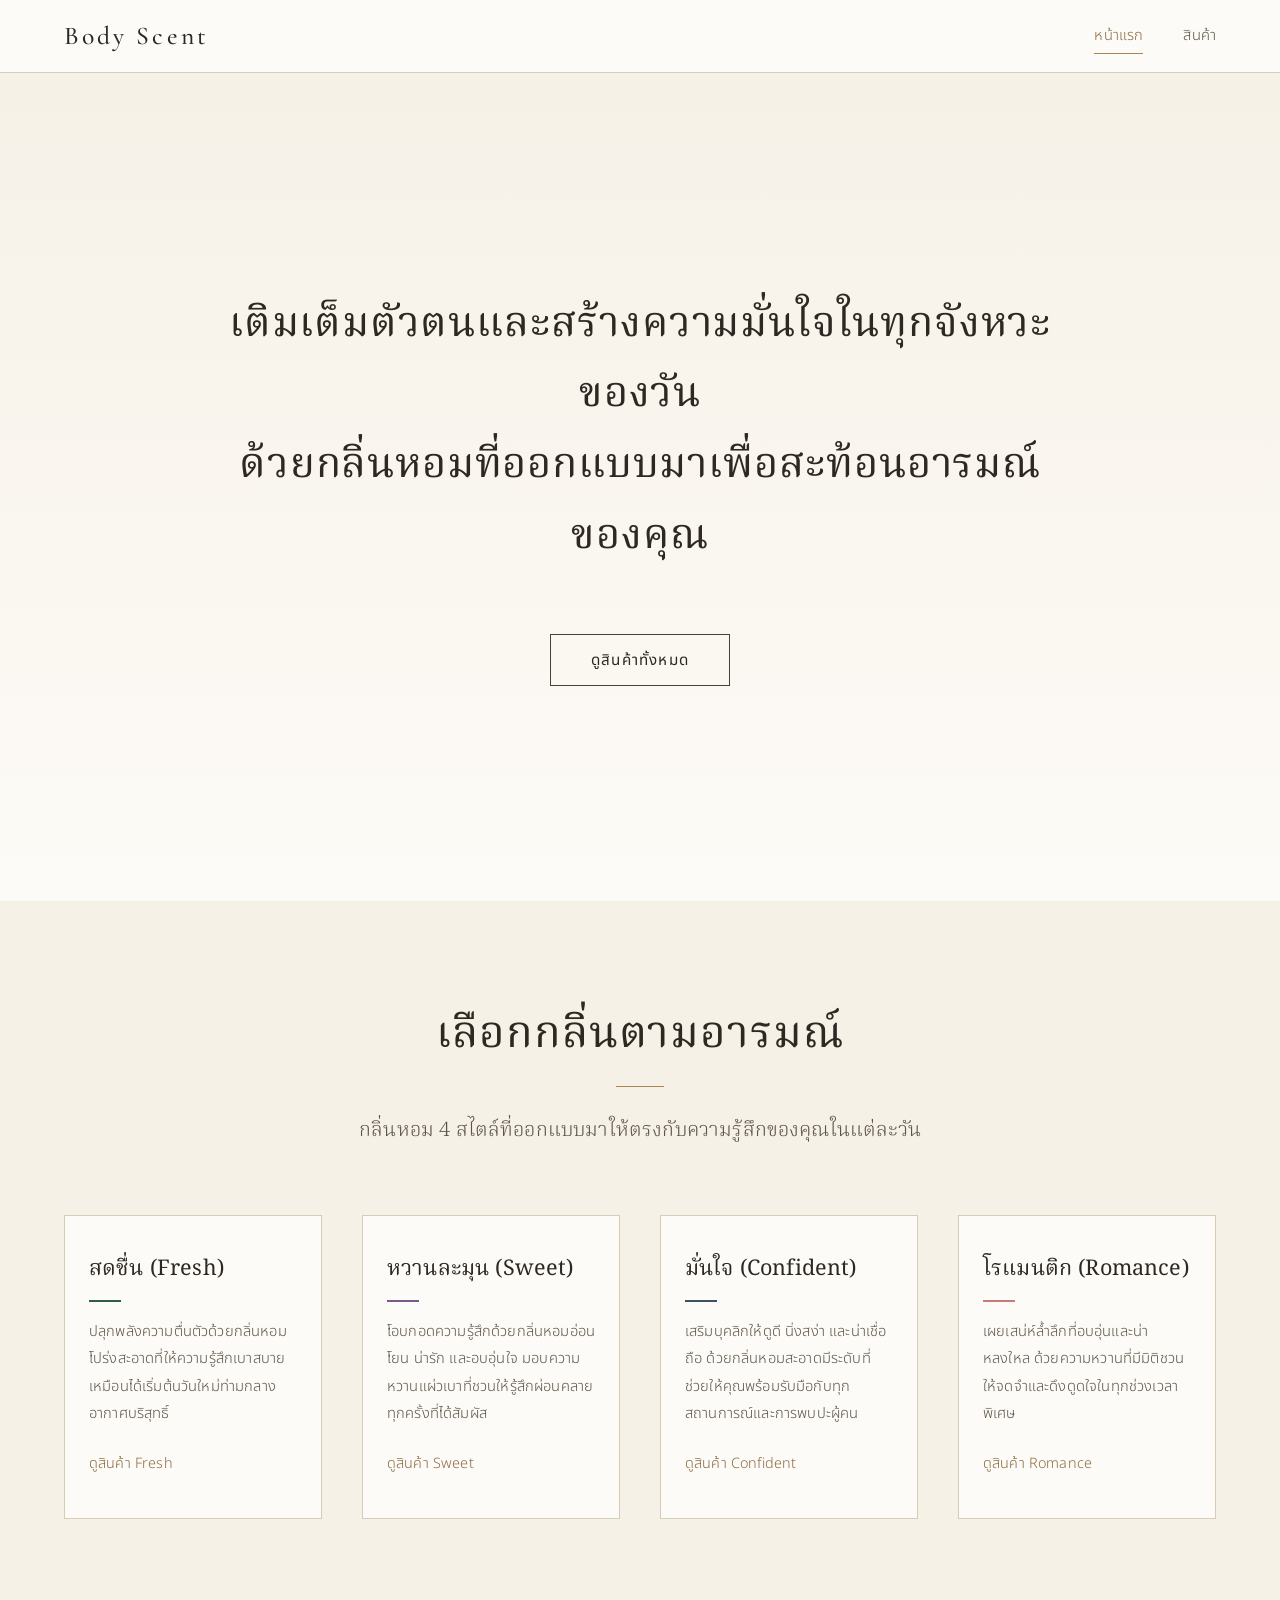
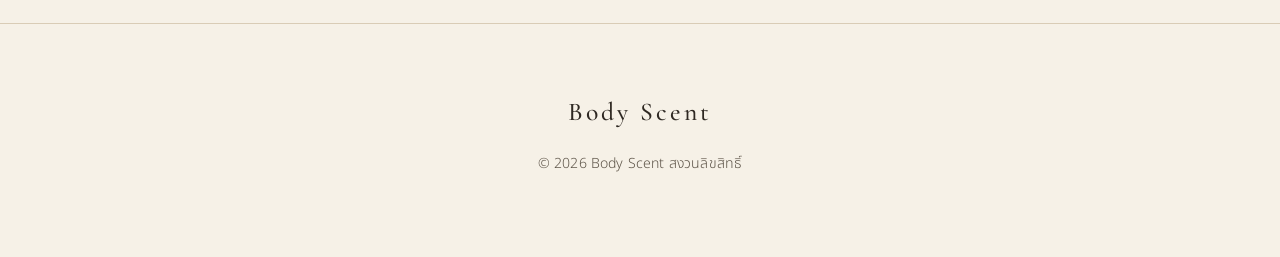
<file: index.html>
<!DOCTYPE html>
<html lang="th">
<head>
  <meta charset="UTF-8">
  <meta name="viewport" content="width=device-width, initial-scale=1">
  <title>Body Scent | น้ำหอมฉีดตัวและโรลออนตามอารมณ์ของคุณ</title>
  <meta name="description" content="Body Scent น้ำหอมฉีดตัวและโรลออน 4 กลิ่นตามอารมณ์ Fresh, Sweet, Confident และ Romance">
  <link rel="stylesheet" href="style.css">
  <style>
    /* เฉพาะหน้าแรก */
    .nav a[aria-current="page"] {
      color: var(--bronze-deep);
      border-color: var(--bronze);
    }

    .hero-full {
      display: flex;
      align-items: center;
      min-height: calc(100vh - 4.5rem);
      min-height: calc(100svh - 4.5rem);
      padding-block: var(--space-6);
    }

    .hero-inner {
      width: min(100% - 3rem, 52rem);
      margin-inline: auto;
    }

    .hero-title {
      margin-bottom: var(--space-5);
      font-size: clamp(1.75rem, 3.4vw, 2.6rem);
      font-weight: 400;
      line-height: 1.7;
      letter-spacing: 0.02em;
    }

    .hero-title span {
      display: block;
    }

    .mood-item {
      display: flex;
      flex-direction: column;
      transition: border-color 0.3s ease;
    }

    .mood-item:hover,
    .mood-item:focus-visible {
      border-color: var(--bronze);
    }

    .mood-item p {
      flex: 1;
      margin-bottom: 0;
      font-size: 0.92rem;
    }

    .mood-cta {
      margin-top: var(--space-3);
      font-size: 0.9rem;
      color: var(--bronze-deep);
    }

    .mood-item:hover .mood-cta,
    .mood-item:focus-visible .mood-cta {
      text-decoration: underline;
      text-underline-offset: 0.4em;
    }

    @media (max-width: 48rem) {
      .hero-full {
        min-height: calc(100vh - 7rem);
        min-height: calc(100svh - 7rem);
      }
    }
  </style>
</head>
<body>

  <header class="site-header">
    <div class="container">
      <a class="brand" href="index.html">Body Scent</a>
      <nav class="nav" aria-label="เมนูหลัก">
        <a href="index.html" aria-current="page">หน้าแรก</a>
        <a href="product.html">สินค้า</a>
      </nav>
    </div>
  </header>

  <main>
    <!-- Hero -->
    <section class="hero hero-full">
      <div class="hero-inner text-center">
        <h1 class="hero-title">
          <span>เติมเต็มตัวตนและสร้างความมั่นใจในทุกจังหวะของวัน</span>
          <span>ด้วยกลิ่นหอมที่ออกแบบมาเพื่อสะท้อนอารมณ์ของคุณ</span>
        </h1>
        <a class="btn" href="product.html">ดูสินค้าทั้งหมด</a>
      </div>
    </section>

    <!-- 4 Moods -->
    <section class="section section-cream" id="moods">
      <div class="container">
        <div class="section-head">
          <h2>เลือกกลิ่นตามอารมณ์</h2>
          <span class="rule"></span>
          <p class="lead">กลิ่นหอม 4 สไตล์ที่ออกแบบมาให้ตรงกับความรู้สึกของคุณในแต่ละวัน</p>
        </div>

        <div class="mood-grid">
          <a class="mood-item mood-fresh" href="product.html?mood=fresh">
            <h3>สดชื่น (Fresh)</h3>
            <span class="mood-line"></span>
            <p>ปลุกพลังความตื่นตัวด้วยกลิ่นหอมโปร่งสะอาดที่ให้ความรู้สึกเบาสบาย เหมือนได้เริ่มต้นวันใหม่ท่ามกลางอากาศบริสุทธิ์</p>
            <span class="mood-cta">ดูสินค้า Fresh</span>
          </a>

          <a class="mood-item mood-sweet" href="product.html?mood=sweet">
            <h3>หวานละมุน (Sweet)</h3>
            <span class="mood-line"></span>
            <p>โอบกอดความรู้สึกด้วยกลิ่นหอมอ่อนโยน น่ารัก และอบอุ่นใจ มอบความหวานแผ่วเบาที่ชวนให้รู้สึกผ่อนคลายทุกครั้งที่ได้สัมผัส</p>
            <span class="mood-cta">ดูสินค้า Sweet</span>
          </a>

          <a class="mood-item mood-confident" href="product.html?mood=confident">
            <h3>มั่นใจ (Confident)</h3>
            <span class="mood-line"></span>
            <p>เสริมบุคลิกให้ดูดี นิ่งสง่า และน่าเชื่อถือ ด้วยกลิ่นหอมสะอาดมีระดับที่ช่วยให้คุณพร้อมรับมือกับทุกสถานการณ์และการพบปะผู้คน</p>
            <span class="mood-cta">ดูสินค้า Confident</span>
          </a>

          <a class="mood-item mood-romance" href="product.html?mood=romance">
            <h3>โรแมนติก (Romance)</h3>
            <span class="mood-line"></span>
            <p>เผยเสน่ห์ล้ำลึกที่อบอุ่นและน่าหลงใหล ด้วยความหวานที่มีมิติชวนให้จดจำและดึงดูดใจในทุกช่วงเวลาพิเศษ</p>
            <span class="mood-cta">ดูสินค้า Romance</span>
          </a>
        </div>
      </div>
    </section>
  </main>

  <footer class="site-footer">
    <div class="container">
      <span class="brand">Body Scent</span>
      <p>© 2026 Body Scent สงวนลิขสิทธิ์</p>
    </div>
  </footer>

  <script src="script.js"></script>
</body>
</html>
</file>
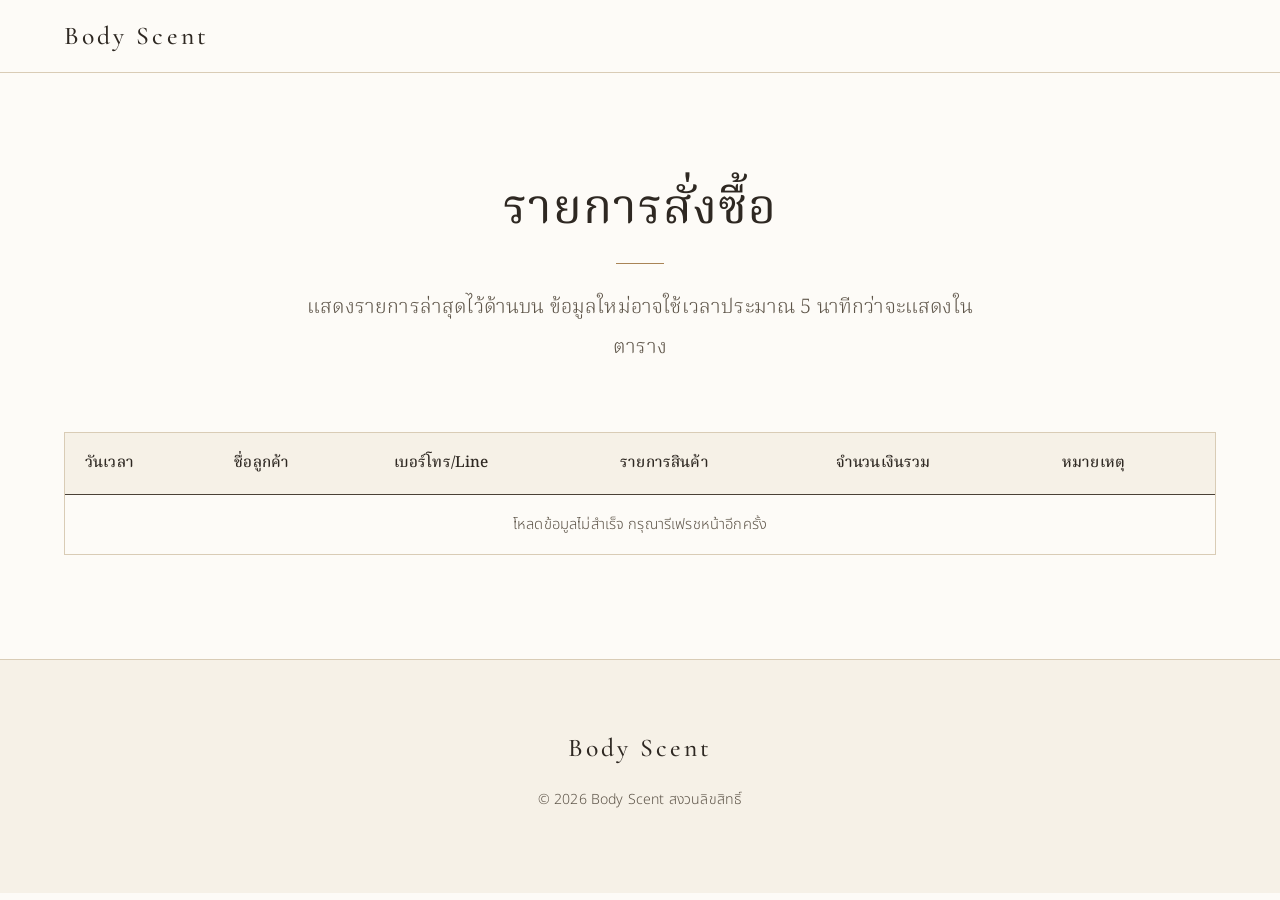
<file: admin.html>
<!DOCTYPE html>
<html lang="th">
<head>
  <meta charset="UTF-8">
  <meta name="viewport" content="width=device-width, initial-scale=1">
  <title>รายการสั่งซื้อ | Body Scent</title>
  <meta name="robots" content="noindex, nofollow">
  <link rel="stylesheet" href="style.css">
  <style>
    /* เฉพาะหน้าแอดมิน */
    .page-title {
      font-size: clamp(2rem, 4vw, 3rem);
    }

    .table-wrap {
      overflow-x: auto;
      border: var(--hairline) solid var(--line);
      background: var(--white);
    }

    #ordersTable {
      width: 100%;
      min-width: 52rem;
      border-collapse: collapse;
      font-size: 0.92rem;
    }

    #ordersTable th,
    #ordersTable td {
      padding: 1rem 1.25rem;
      text-align: left;
      vertical-align: top;
      border-bottom: var(--hairline) solid var(--line);
    }

    #ordersTable thead th {
      font-family: var(--font-serif);
      font-size: 0.95rem;
      font-weight: 500;
      color: var(--ink);
      white-space: nowrap;
      background: var(--cream);
      border-bottom-color: var(--line-strong);
    }

    #ordersTable tbody td {
      color: var(--ink-soft);
      white-space: pre-line;
      word-break: break-word;
    }

    #ordersTable tbody tr:last-child td {
      border-bottom: 0;
    }

    #ordersTable tbody td:first-child {
      white-space: nowrap;
    }
  </style>
</head>
<body>

  <header class="site-header">
    <div class="container">
      <a class="brand" href="index.html">Body Scent</a>
    </div>
  </header>

  <main class="section">
    <div class="container">
      <div class="section-head">
        <h1 class="page-title">รายการสั่งซื้อ</h1>
        <span class="rule"></span>
        <p class="lead">แสดงรายการล่าสุดไว้ด้านบน ข้อมูลใหม่อาจใช้เวลาประมาณ 5 นาทีกว่าจะแสดงในตาราง</p>
      </div>

      <div class="table-wrap">
        <table id="ordersTable">
          <thead>
            <tr>
              <th scope="col">วันเวลา</th>
              <th scope="col">ชื่อลูกค้า</th>
              <th scope="col">เบอร์โทร/Line</th>
              <th scope="col">รายการสินค้า</th>
              <th scope="col">จำนวนเงินรวม</th>
              <th scope="col">หมายเหตุ</th>
            </tr>
          </thead>
          <tbody></tbody>
        </table>
      </div>
    </div>
  </main>

  <footer class="site-footer">
    <div class="container">
      <span class="brand">Body Scent</span>
      <p>© 2026 Body Scent สงวนลิขสิทธิ์</p>
    </div>
  </footer>

  <script src="script.js"></script>
</body>
</html>
</file>
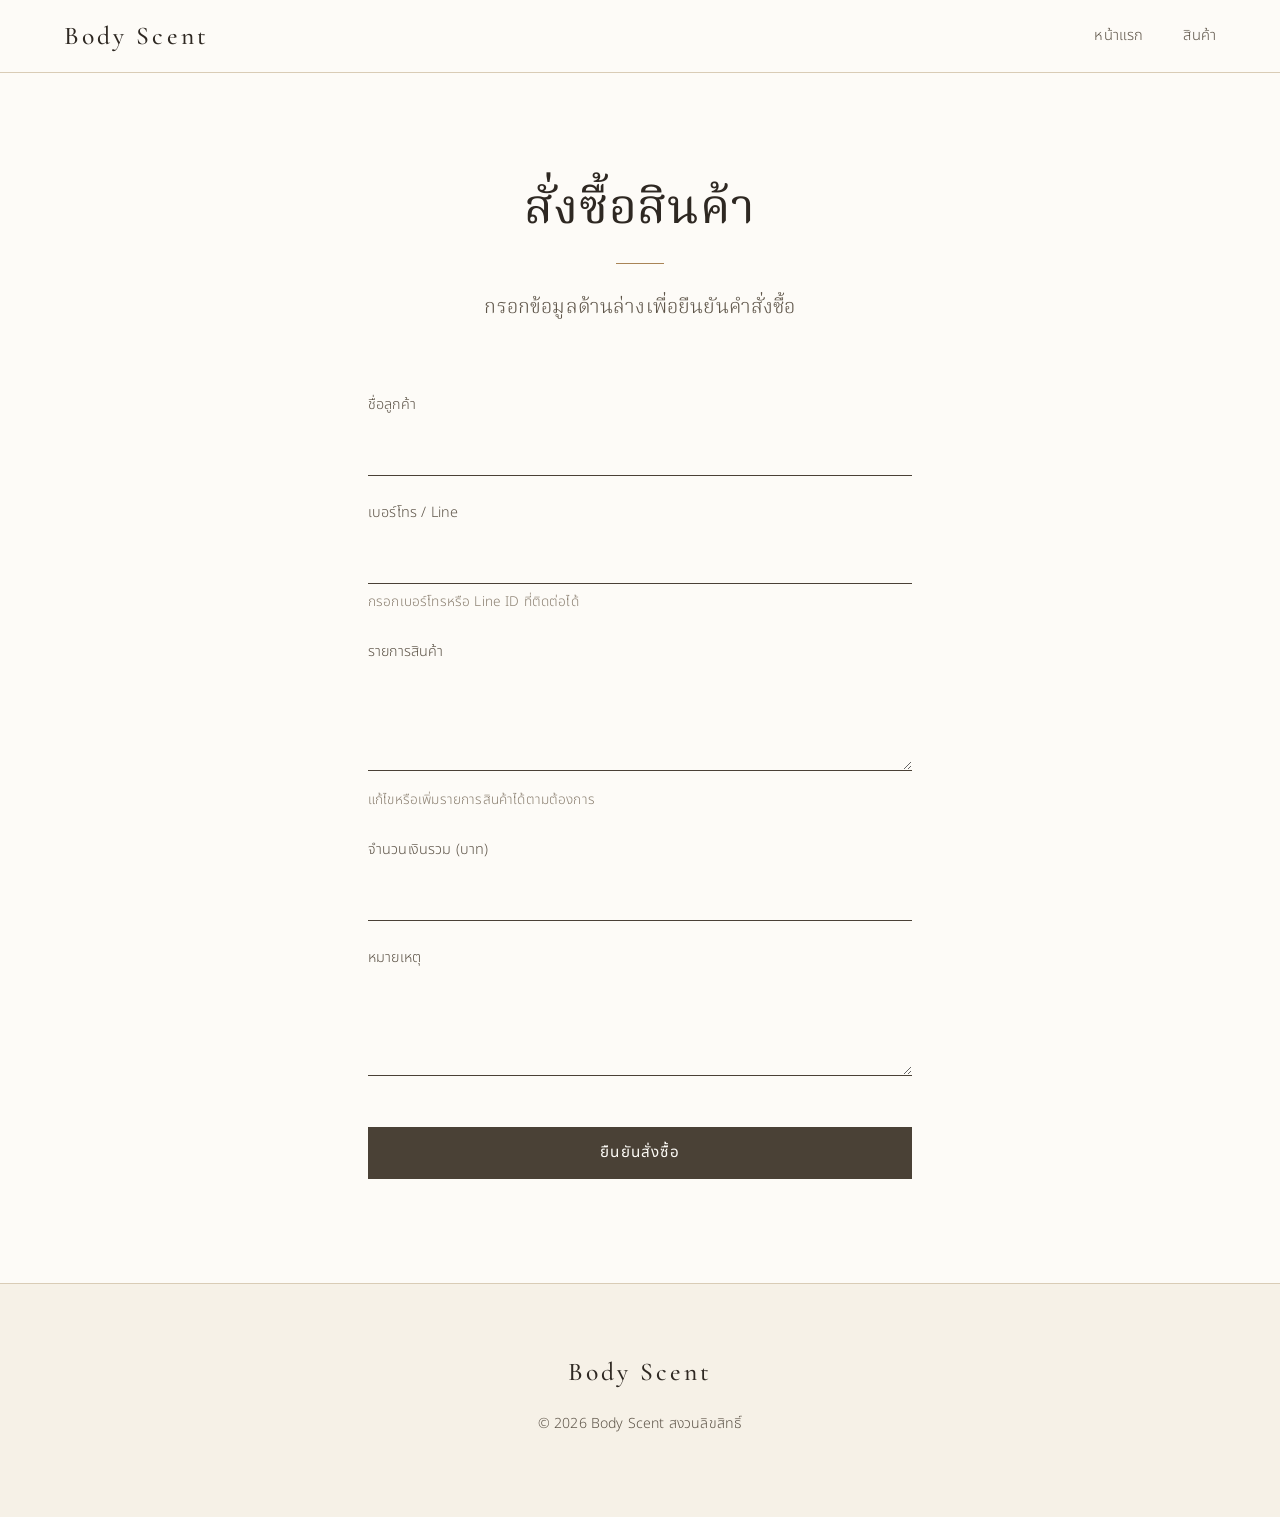
<file: order.html>
<!DOCTYPE html>
<html lang="th">
<head>
  <meta charset="UTF-8">
  <meta name="viewport" content="width=device-width, initial-scale=1">
  <title>สั่งซื้อสินค้า | Body Scent</title>
  <link rel="stylesheet" href="style.css">
  <style>
    /* เฉพาะหน้าสั่งซื้อ */
    .page-title {
      font-size: clamp(2rem, 4vw, 3rem);
    }

    .order-form {
      max-width: 34rem;
      margin-inline: auto;
    }

    .order-form .form-note {
      margin: 0.4rem 0 0;
    }

    .order-form .btn {
      margin-top: var(--space-4);
    }
  </style>
</head>
<body>

  <header class="site-header">
    <div class="container">
      <a class="brand" href="index.html">Body Scent</a>
      <nav class="nav" aria-label="เมนูหลัก">
        <a href="index.html">หน้าแรก</a>
        <a href="product.html">สินค้า</a>
      </nav>
    </div>
  </header>

  <main class="section">
    <div class="container-narrow">
      <div class="section-head">
        <h1 class="page-title">สั่งซื้อสินค้า</h1>
        <span class="rule"></span>
        <p class="lead">กรอกข้อมูลด้านล่างเพื่อยืนยันคำสั่งซื้อ</p>
      </div>

      <form id="orderForm" class="order-form">
        <div class="form-field">
          <label for="customerName">ชื่อลูกค้า</label>
          <input type="text" id="customerName" name="customerName" autocomplete="name" required>
        </div>

        <div class="form-field">
          <label for="contact">เบอร์โทร / Line</label>
          <input type="text" id="contact" name="contact" required>
          <p class="form-note">กรอกเบอร์โทรหรือ Line ID ที่ติดต่อได้</p>
        </div>

        <div class="form-field">
          <label for="items">รายการสินค้า</label>
          <textarea id="items" name="items" rows="3" required></textarea>
          <p class="form-note">แก้ไขหรือเพิ่มรายการสินค้าได้ตามต้องการ</p>
        </div>

        <div class="form-field">
          <label for="total">จำนวนเงินรวม (บาท)</label>
          <input type="number" id="total" name="total" min="0" step="any" inputmode="decimal" required>
        </div>

        <div class="form-field">
          <label for="note">หมายเหตุ</label>
          <textarea id="note" name="note" rows="3"></textarea>
        </div>

        <button type="submit" class="btn btn-solid btn-block">ยืนยันสั่งซื้อ</button>
      </form>
    </div>
  </main>

  <footer class="site-footer">
    <div class="container">
      <span class="brand">Body Scent</span>
      <p>© 2026 Body Scent สงวนลิขสิทธิ์</p>
    </div>
  </footer>

  <script src="script.js"></script>
</body>
</html>
</file>
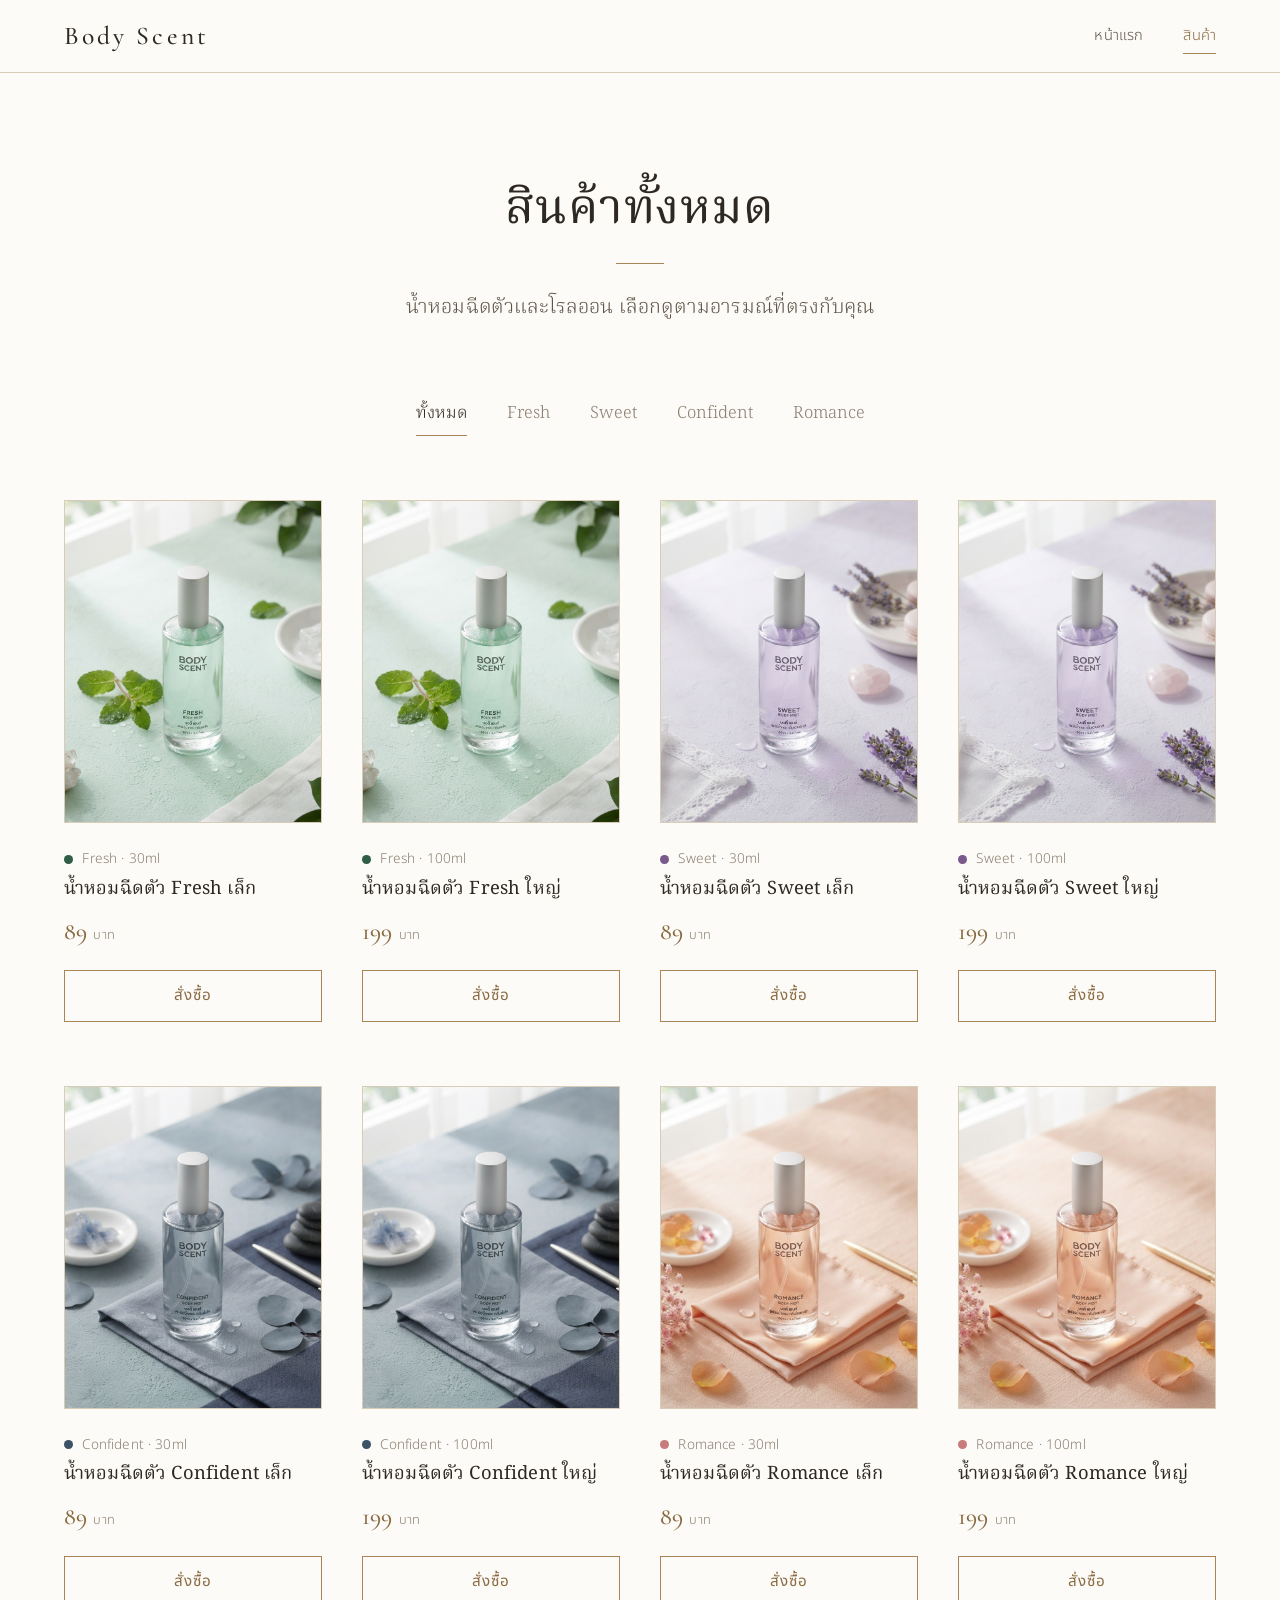
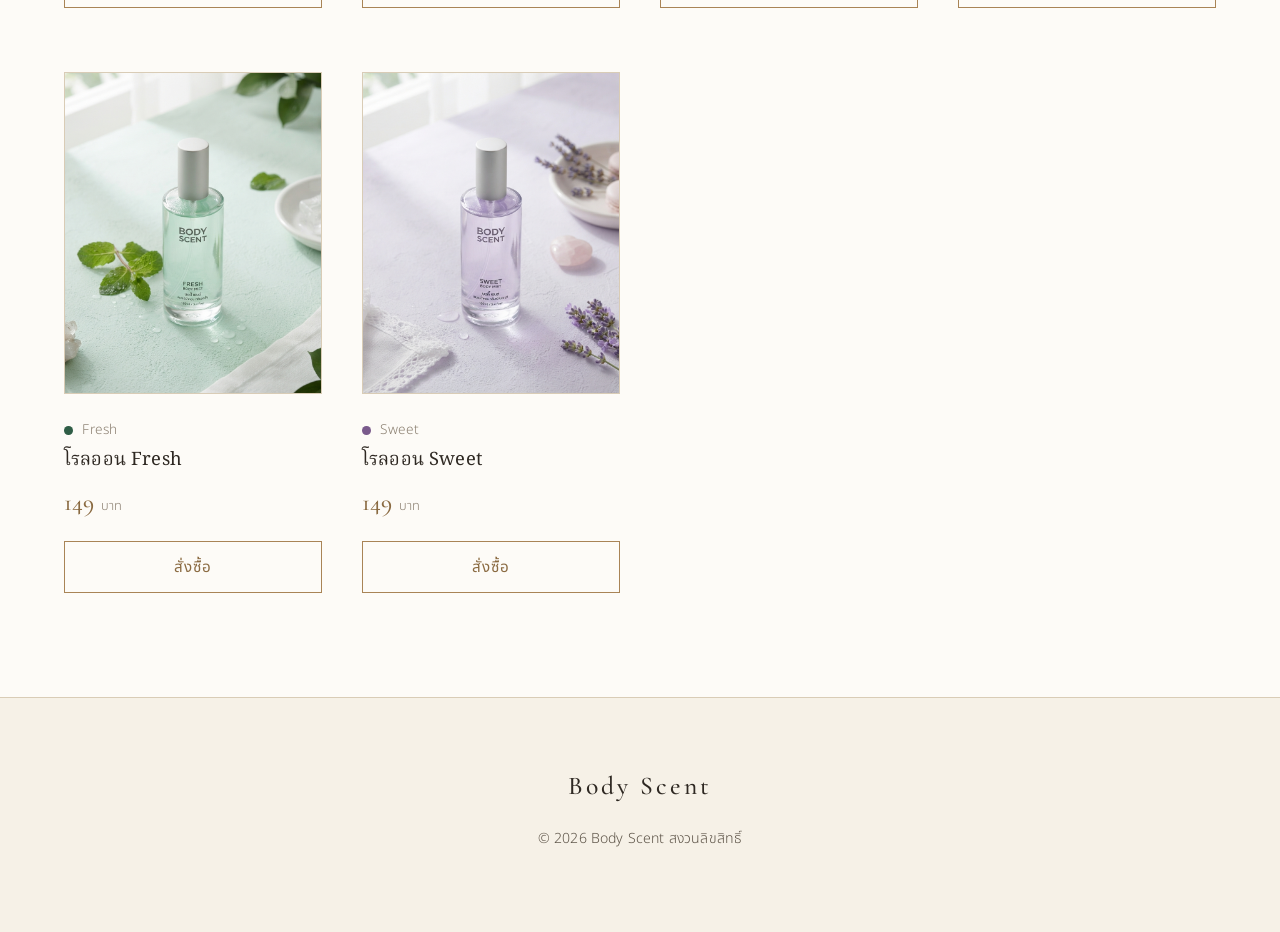
<file: product.html>
<!DOCTYPE html>
<html lang="th">
<head>
  <meta charset="UTF-8">
  <meta name="viewport" content="width=device-width, initial-scale=1">
  <title>สินค้าทั้งหมด | Body Scent</title>
  <meta name="description" content="น้ำหอมฉีดตัวและโรลออน Body Scent เลือกกรองตามอารมณ์ Fresh, Sweet, Confident และ Romance">
  <link rel="stylesheet" href="style.css">
  <style>
    /* เฉพาะหน้าสินค้า */
    .nav a[aria-current="page"] {
      color: var(--bronze-deep);
      border-color: var(--bronze);
    }

    .page-title {
      font-size: clamp(2rem, 4vw, 3rem);
    }
  </style>
</head>
<body>

  <header class="site-header">
    <div class="container">
      <a class="brand" href="index.html">Body Scent</a>
      <nav class="nav" aria-label="เมนูหลัก">
        <a href="index.html">หน้าแรก</a>
        <a href="product.html" aria-current="page">สินค้า</a>
      </nav>
    </div>
  </header>

  <main class="section">
    <div class="container">
      <div class="section-head">
        <h1 class="page-title">สินค้าทั้งหมด</h1>
        <span class="rule"></span>
        <p class="lead">น้ำหอมฉีดตัวและโรลออน เลือกดูตามอารมณ์ที่ตรงกับคุณ</p>
      </div>

      <!-- script.js สร้างปุ่มกรองและการ์ดสินค้าในสองกล่องนี้ -->
      <div id="filter-bar" class="mood-filter"></div>

      <div id="product-list" class="product-grid">
        <noscript><p>กรุณาเปิดใช้งาน JavaScript เพื่อดูรายการสินค้า</p></noscript>
      </div>
    </div>
  </main>

  <footer class="site-footer">
    <div class="container">
      <span class="brand">Body Scent</span>
      <p>© 2026 Body Scent สงวนลิขสิทธิ์</p>
    </div>
  </footer>

  <script src="script.js"></script>
</body>
</html>
</file>
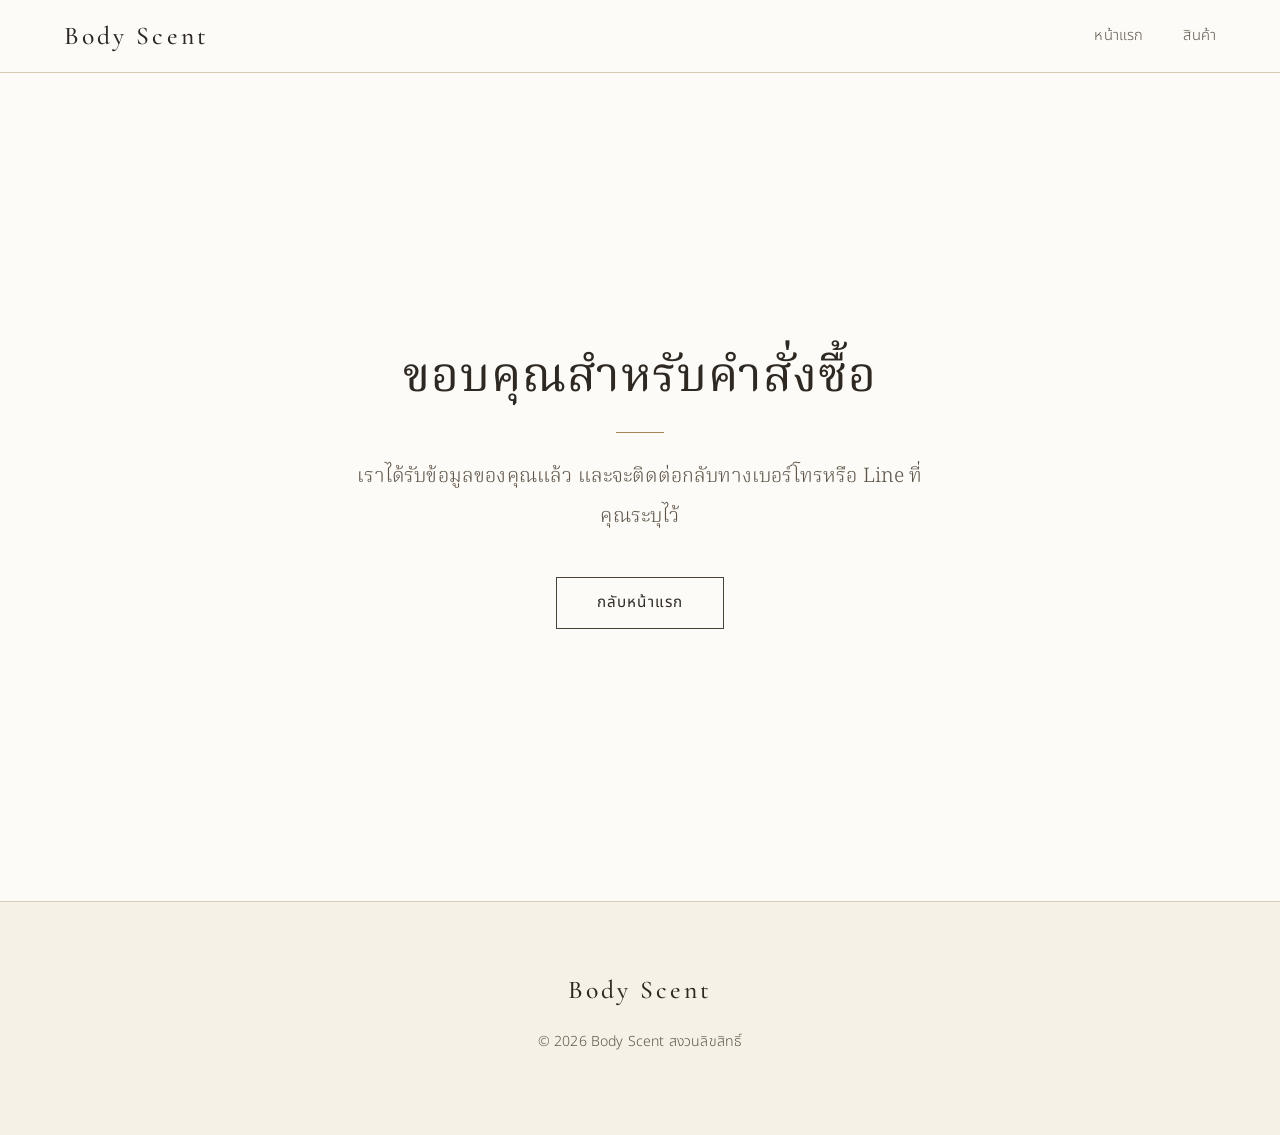
<file: thankyou.html>
<!DOCTYPE html>
<html lang="th">
<head>
  <meta charset="UTF-8">
  <meta name="viewport" content="width=device-width, initial-scale=1">
  <title>ขอบคุณสำหรับคำสั่งซื้อ | Body Scent</title>
  <meta name="robots" content="noindex">
  <link rel="stylesheet" href="style.css">
  <style>
    /* เฉพาะหน้าขอบคุณ */
    .thanks {
      display: flex;
      align-items: center;
      min-height: calc(100vh - 4.5rem);
      min-height: calc(100svh - 4.5rem);
      padding-block: var(--space-6);
    }

    .thanks-inner {
      width: min(100% - 3rem, 36rem);
      margin-inline: auto;
    }

    .thanks h1 {
      font-size: clamp(2rem, 4vw, 3rem);
    }

    .thanks .btn {
      margin-top: var(--space-3);
    }

    @media (max-width: 48rem) {
      .thanks {
        min-height: calc(100vh - 7rem);
        min-height: calc(100svh - 7rem);
      }
    }
  </style>
</head>
<body>

  <header class="site-header">
    <div class="container">
      <a class="brand" href="index.html">Body Scent</a>
      <nav class="nav" aria-label="เมนูหลัก">
        <a href="index.html">หน้าแรก</a>
        <a href="product.html">สินค้า</a>
      </nav>
    </div>
  </header>

  <main class="thanks">
    <div class="thanks-inner text-center">
      <h1>ขอบคุณสำหรับคำสั่งซื้อ</h1>
      <span class="rule"></span>
      <p class="lead">เราได้รับข้อมูลของคุณแล้ว และจะติดต่อกลับทางเบอร์โทรหรือ Line ที่คุณระบุไว้</p>
      <a class="btn" href="index.html">กลับหน้าแรก</a>
    </div>
  </main>

  <footer class="site-footer">
    <div class="container">
      <span class="brand">Body Scent</span>
      <p>© 2026 Body Scent สงวนลิขสิทธิ์</p>
    </div>
  </footer>

</body>
</html>
</file>
<file: style.css>
/* ==========================================================
   Body Scent — Premium Minimal Theme
   โทน: ขาว-ครีม-เบจเข้ม | accent: ทอง/บรอนซ์อ่อน
   ========================================================== */

@import url("https://fonts.googleapis.com/css2?family=Cormorant+Garamond:ital,wght@0,400;0,500;0,600;1,400&family=Noto+Serif+Thai:wght@300;400;500;600&family=Noto+Sans+Thai:wght@300;400;500&display=swap");

/* ---------- Design tokens ---------- */
:root {
  /* พื้นหลัง */
  --white: #fdfbf7;
  --cream: #f6f1e7;
  --beige: #e9dfce;
  --beige-deep: #cbbba0;

  /* ตัวอักษร / เส้น */
  --ink: #2e2822;
  --ink-soft: #5d5448;
  --ink-mute: #8a7f70;
  --line: #d9ccb6;
  --line-strong: #4a4136;

  /* accent ทอง/บรอนซ์อ่อน */
  --bronze: #a98456;
  --bronze-deep: #8a6a41;
  --gold-soft: #c9a96e;

  /* สีประจำ mood (ใช้เป็นจุดเล็กๆ เท่านั้น) */
  --mood-fresh: #2f5d46;
  --mood-sweet: #7a5a8c;
  --mood-confident: #3e5266;
  --mood-romance: #c77b7b;

  /* ฟอนต์ */
  --font-display: "Cormorant Garamond", "Noto Serif Thai", Georgia, serif;
  --font-serif: "Noto Serif Thai", "Cormorant Garamond", Georgia, serif;
  --font-sans: "Noto Sans Thai", "Helvetica Neue", Arial, sans-serif;

  /* ระยะห่าง */
  --space-1: 0.5rem;
  --space-2: 1rem;
  --space-3: 1.5rem;
  --space-4: 2.5rem;
  --space-5: 4rem;
  --space-6: 6.5rem;
  --space-7: 9rem;

  --container: 72rem;
  --container-narrow: 44rem;
  --hairline: 1px;
}

/* ---------- Reset / base ---------- */
*,
*::before,
*::after {
  box-sizing: border-box;
}

html {
  scroll-behavior: smooth;
  -webkit-text-size-adjust: 100%;
}

body {
  margin: 0;
  background: var(--white);
  color: var(--ink);
  font-family: var(--font-sans);
  font-weight: 300;
  font-size: 1rem;
  line-height: 1.85;
  letter-spacing: 0.01em;
  -webkit-font-smoothing: antialiased;
}

img {
  display: block;
  max-width: 100%;
  height: auto;
}

a {
  color: inherit;
  text-decoration: none;
}

p {
  margin: 0 0 var(--space-2);
  color: var(--ink-soft);
}

:focus-visible {
  outline: 1px solid var(--bronze-deep);
  outline-offset: 4px;
}

::selection {
  background: var(--beige);
  color: var(--ink);
}

/* ---------- Typography ---------- */
h1,
h2,
h3,
h4 {
  margin: 0 0 var(--space-2);
  font-family: var(--font-display);
  font-weight: 500;
  line-height: 1.3;
  color: var(--ink);
}

h1 {
  font-size: clamp(2.5rem, 6vw, 4.5rem);
  font-weight: 400;
  letter-spacing: 0.02em;
}

h2 {
  font-size: clamp(1.9rem, 3.6vw, 2.75rem);
  font-weight: 400;
  letter-spacing: 0.02em;
}

h3 {
  font-size: 1.35rem;
  font-family: var(--font-serif);
  font-weight: 400;
}

.lead {
  font-family: var(--font-serif);
  font-size: clamp(1.05rem, 1.6vw, 1.25rem);
  font-weight: 300;
  line-height: 2;
  color: var(--ink-soft);
}

.text-center {
  text-align: center;
}

/* เส้นทองสั้นๆ ใต้หัวข้อ */
.rule {
  display: block;
  width: 3rem;
  height: var(--hairline);
  margin: var(--space-3) 0;
  background: var(--bronze);
  border: 0;
}

.text-center .rule {
  margin-left: auto;
  margin-right: auto;
}

/* ---------- Layout ---------- */
.container {
  width: min(100% - 3rem, var(--container));
  margin-inline: auto;
}

.container-narrow {
  width: min(100% - 3rem, var(--container-narrow));
  margin-inline: auto;
}

.section {
  padding-block: var(--space-6);
}

.section-cream {
  background: var(--cream);
}

.section-beige {
  background: var(--beige);
}

.section-head {
  max-width: var(--container-narrow);
  margin: 0 auto var(--space-5);
  text-align: center;
}

.section-head .rule {
  margin-inline: auto;
}

/* ---------- Header / nav ---------- */
.site-header {
  position: sticky;
  top: 0;
  z-index: 50;
  background: rgba(253, 251, 247, 0.92);
  backdrop-filter: blur(8px);
  border-bottom: var(--hairline) solid var(--line);
}

.site-header .container {
  display: flex;
  align-items: center;
  justify-content: space-between;
  min-height: 4.5rem;
}

.brand {
  font-family: var(--font-display);
  font-size: 1.6rem;
  font-weight: 500;
  letter-spacing: 0.12em;
  color: var(--ink);
}

.nav {
  display: flex;
  gap: var(--space-4);
  font-size: 0.92rem;
}

.nav a {
  color: var(--ink-soft);
  padding-block: 0.25rem;
  border-bottom: var(--hairline) solid transparent;
  transition: color 0.25s ease, border-color 0.25s ease;
}

.nav a:hover {
  color: var(--bronze-deep);
  border-color: var(--bronze);
}

/* ---------- Hero ---------- */
.hero {
  padding-block: var(--space-7) var(--space-6);
  background: linear-gradient(180deg, var(--cream) 0%, var(--white) 100%);
  text-align: center;
}

.hero .lead {
  max-width: 34rem;
  margin: 0 auto var(--space-4);
}

/* ---------- Buttons ---------- */
.btn {
  display: inline-block;
  padding: 0.9rem 2.5rem;
  font-family: var(--font-sans);
  font-size: 0.95rem;
  font-weight: 400;
  letter-spacing: 0.08em;
  line-height: 1.4;
  color: var(--ink);
  background: transparent;
  border: var(--hairline) solid var(--line-strong);
  border-radius: 0;
  cursor: pointer;
  transition: background 0.3s ease, color 0.3s ease, border-color 0.3s ease;
}

.btn:hover {
  background: var(--line-strong);
  color: var(--white);
}

.btn-bronze {
  border-color: var(--bronze);
  color: var(--bronze-deep);
}

.btn-bronze:hover {
  background: var(--bronze);
  border-color: var(--bronze);
  color: var(--white);
}

.btn-solid {
  background: var(--line-strong);
  color: var(--white);
}

.btn-solid:hover {
  background: var(--bronze-deep);
  border-color: var(--bronze-deep);
}

.btn-block {
  display: block;
  width: 100%;
  text-align: center;
}

.btn:disabled {
  opacity: 0.45;
  cursor: not-allowed;
}

/* ---------- Mood dots (จุดสีเล็กๆ เท่านั้น) ---------- */
.mood-dot {
  display: inline-block;
  width: 0.55rem;
  height: 0.55rem;
  margin-right: 0.6rem;
  border-radius: 50%;
  background: var(--bronze);
  vertical-align: middle;
}

.mood-fresh .mood-dot,
.mood-dot.fresh {
  background: var(--mood-fresh);
}
.mood-sweet .mood-dot,
.mood-dot.sweet {
  background: var(--mood-sweet);
}
.mood-confident .mood-dot,
.mood-dot.confident {
  background: var(--mood-confident);
}
.mood-romance .mood-dot,
.mood-dot.romance {
  background: var(--mood-romance);
}

/* เส้นสั้นใต้หัวข้อ mood */
.mood-line {
  display: block;
  width: 2rem;
  height: 2px;
  margin: var(--space-2) 0;
  background: var(--bronze);
}

.mood-fresh .mood-line {
  background: var(--mood-fresh);
}
.mood-sweet .mood-line {
  background: var(--mood-sweet);
}
.mood-confident .mood-line {
  background: var(--mood-confident);
}
.mood-romance .mood-line {
  background: var(--mood-romance);
}

/* ---------- Mood selector (ปุ่มเลือก mood) ---------- */
.mood-filter {
  display: flex;
  flex-wrap: wrap;
  justify-content: center;
  gap: var(--space-2) var(--space-4);
  margin-bottom: var(--space-5);
}

.mood-filter button {
  padding: 0.5rem 0;
  font-family: var(--font-serif);
  font-size: 1.05rem;
  font-weight: 300;
  color: var(--ink-mute);
  background: none;
  border: 0;
  border-bottom: var(--hairline) solid transparent;
  cursor: pointer;
  transition: color 0.25s ease, border-color 0.25s ease;
}

.mood-filter button:hover,
.mood-filter button.is-active {
  color: var(--ink);
  border-color: var(--bronze);
}

/* ---------- Product grid / card ---------- */
.product-grid {
  display: grid;
  grid-template-columns: repeat(auto-fill, minmax(15rem, 1fr));
  gap: var(--space-5) var(--space-4);
}

.product-card {
  display: flex;
  flex-direction: column;
  background: transparent;
}

.product-card .thumb {
  aspect-ratio: 4 / 5;
  overflow: hidden;
  background: var(--cream);
  border: var(--hairline) solid var(--line);
}

.product-card .thumb img {
  width: 100%;
  height: 100%;
  object-fit: cover;
}

.product-card .body {
  display: flex;
  flex-direction: column;
  flex: 1;
  padding-top: var(--space-3);
}

.product-card .meta {
  margin-bottom: 0.35rem;
  font-size: 0.85rem;
  color: var(--ink-mute);
}

.product-card h3 {
  margin-bottom: 0.5rem;
  font-size: 1.15rem;
}

.product-card .desc {
  flex: 1;
  margin-bottom: var(--space-2);
  font-size: 0.9rem;
  line-height: 1.8;
}

.product-card .price {
  margin-bottom: var(--space-2);
  font-family: var(--font-display);
  font-size: 1.5rem;
  font-weight: 500;
  color: var(--bronze-deep);
}

.product-card .price small {
  font-family: var(--font-sans);
  font-size: 0.8rem;
  font-weight: 300;
  color: var(--ink-mute);
}

/* ---------- Mood feature blocks ---------- */
.mood-grid {
  display: grid;
  grid-template-columns: repeat(auto-fit, minmax(14rem, 1fr));
  gap: var(--space-4);
}

.mood-item {
  padding: var(--space-4) var(--space-3);
  background: var(--white);
  border: var(--hairline) solid var(--line);
}

.mood-item h3 {
  margin-bottom: 0;
}

/* ---------- Forms (ฟอร์มสั่งซื้อ) ---------- */
.form-field {
  margin-bottom: var(--space-3);
}

.form-field label {
  display: block;
  margin-bottom: 0.4rem;
  font-size: 0.9rem;
  color: var(--ink-soft);
}

.form-field input,
.form-field select,
.form-field textarea {
  width: 100%;
  padding: 0.8rem 0;
  font-family: var(--font-sans);
  font-size: 1rem;
  font-weight: 300;
  color: var(--ink);
  background: transparent;
  border: 0;
  border-bottom: var(--hairline) solid var(--line-strong);
  border-radius: 0;
  transition: border-color 0.25s ease;
}

.form-field textarea {
  min-height: 6rem;
  resize: vertical;
}

.form-field input:focus,
.form-field select:focus,
.form-field textarea:focus {
  outline: none;
  border-color: var(--bronze);
}

.form-note {
  font-size: 0.85rem;
  color: var(--ink-mute);
}

.form-status {
  margin-top: var(--space-2);
  font-size: 0.95rem;
}

.form-status.is-success {
  color: var(--mood-fresh);
}

.form-status.is-error {
  color: #9b4a4a;
}

/* ---------- Footer ---------- */
.site-footer {
  padding-block: var(--space-5);
  background: var(--cream);
  border-top: var(--hairline) solid var(--line);
  text-align: center;
  font-size: 0.88rem;
  color: var(--ink-mute);
}

.site-footer .brand {
  display: block;
  margin-bottom: var(--space-2);
}

/* ---------- Responsive ---------- */
@media (max-width: 48rem) {
  :root {
    --space-5: 3rem;
    --space-6: 4.5rem;
    --space-7: 6rem;
  }

  body {
    line-height: 1.8;
  }

  .site-header .container {
    flex-direction: column;
    justify-content: center;
    gap: var(--space-1);
    padding-block: var(--space-2);
  }

  .nav {
    gap: var(--space-3);
    font-size: 0.85rem;
  }

  .product-grid {
    grid-template-columns: repeat(2, 1fr);
    gap: var(--space-4) var(--space-2);
  }

  .product-card .desc {
    display: none;
  }

  .btn {
    padding: 0.8rem 1.5rem;
  }
}

@media (max-width: 30rem) {
  .container,
  .container-narrow {
    width: min(100% - 2rem, var(--container));
  }

  .mood-filter {
    gap: var(--space-1) var(--space-3);
  }
}

@media (prefers-reduced-motion: reduce) {
  html {
    scroll-behavior: auto;
  }

  * {
    transition: none !important;
  }
}
</file>
